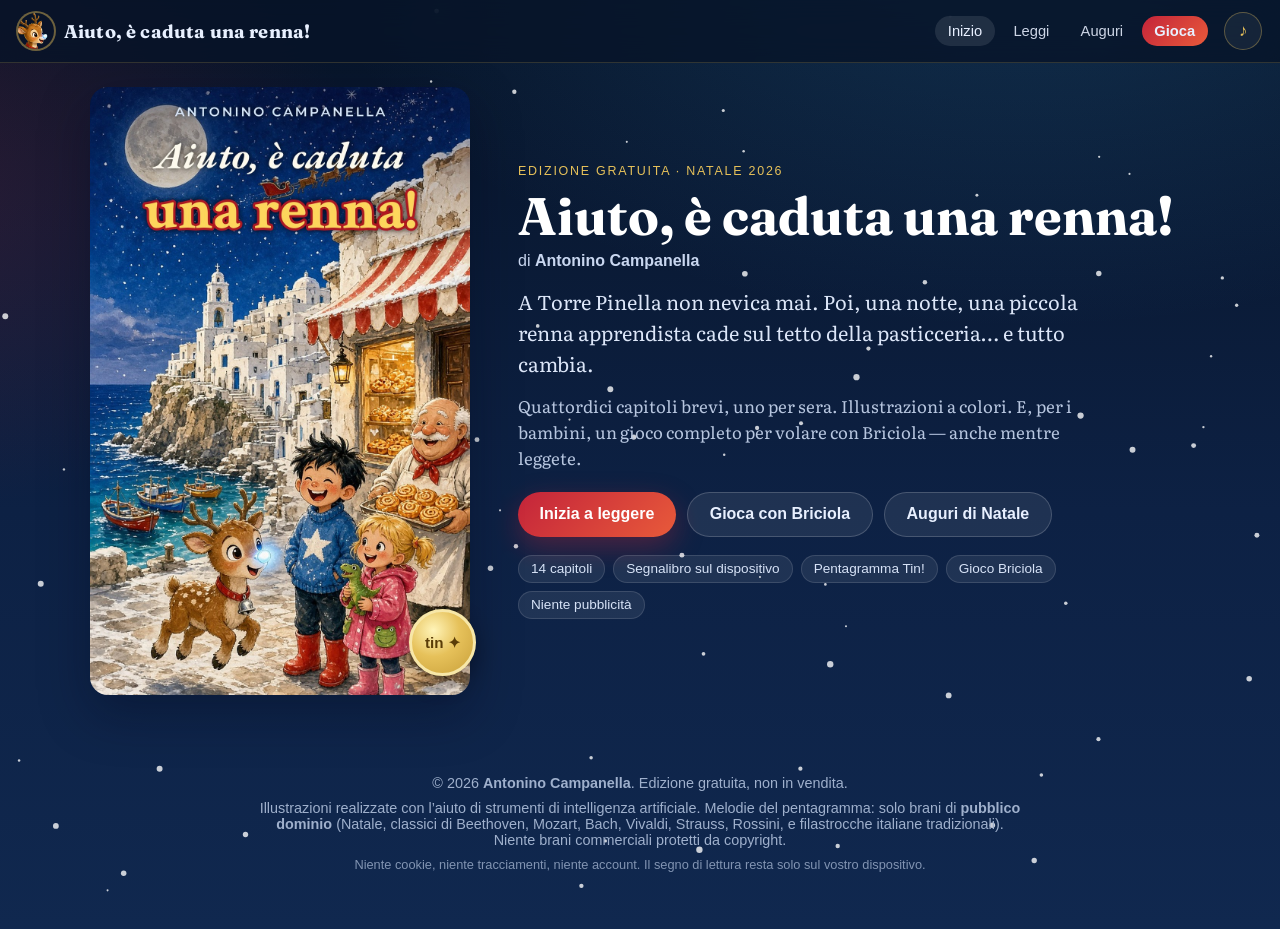
<file: index.html>
<!doctype html>
<html lang="it">
<head>
<meta charset="utf-8">
<meta name="viewport" content="width=device-width,initial-scale=1,viewport-fit=cover">
<title>Aiuto, è caduta una renna! · Antonino Campanella</title>
<meta name="description" content="Un racconto di Natale gratuito e illustrato di Antonino Campanella, con il gioco interattivo «Briciola vola!». Leggi i 14 capitoli, apri gli auguri e vola con Briciola.">
<meta name="author" content="Antonino Campanella">
<meta name="theme-color" content="#071428">
<meta name="robots" content="index,follow">
<meta name="referrer" content="no-referrer">
<meta property="og:title" content="Aiuto, è caduta una renna! · Antonino Campanella">
<meta property="og:description" content="Libro di Natale gratuito + gioco interattivo. Un capitolo per sera, e poi si vola con Briciola.">
<meta property="og:type" content="website">
<meta property="og:url" content="https://anto86nino-svg.github.io/aiuto-e-caduta-una-renna/">
<meta property="og:image" content="https://anto86nino-svg.github.io/aiuto-e-caduta-una-renna/assets/copertina.jpg">
<meta property="og:image:alt" content="Copertina del libro Aiuto, è caduta una renna!">
<meta name="twitter:card" content="summary_large_image">
<link rel="icon" href="assets/icona.png">
<link rel="preconnect" href="https://fonts.googleapis.com">
<link rel="preconnect" href="https://fonts.gstatic.com" crossorigin>
<link href="https://fonts.googleapis.com/css2?family=Fraunces:opsz,wght@9..144,500;9..144,700;9..144,800&family=Literata:opsz,wght@7..72,400;7..72,500;7..72,600;7..72,700&display=swap" rel="stylesheet">
<link rel="stylesheet" href="site.css?v=1794557240">
</head>
<body>
<canvas id="neve" aria-hidden="true"></canvas>

<a class="skip" href="#main">Vai al contenuto</a>

<header class="top">
  <a class="brand" href="#home" data-nav="home">
    <img src="assets/icona.png" alt="" width="36" height="36">
    <span>Aiuto, è caduta una renna!</span>
  </a>
  <nav class="nav" aria-label="Principale">
    <a href="#home" data-nav="home">Inizio</a>
    <a href="#leggi" data-nav="leggi">Leggi</a>
    <a href="#auguri" data-nav="auguri">Auguri</a>
    <a href="#gioca" data-nav="gioca" class="nav-play">Gioca</a>
  </nav>
  <button type="button" id="btn-suono" class="icon-btn" aria-pressed="false" title="Attiva i suoni di festa">♪</button>
</header>

<main id="main">

  <!-- HOME -->
  <section id="view-home" class="view view-home" hidden>
    <div class="hero">
      <div class="hero-art">
        <img src="assets/copertina.jpg" alt="Copertina del libro Aiuto, è caduta una renna!">
        <button type="button" class="sonaglio" id="btn-tin" aria-label="Apri il pentagramma di Natale">tin ✦</button>
      </div>
      <div class="hero-copy">
        <p class="eyebrow">Edizione gratuita · Natale 2026</p>
        <h1>Aiuto, è caduta una renna!</h1>
        <p class="by">di <strong>Antonino Campanella</strong></p>
        <p class="lede">A Torre Pinella non nevica mai. Poi, una notte, una piccola renna apprendista cade sul tetto della pasticceria… e tutto cambia.</p>
        <p class="lede soft">Quattordici capitoli brevi, uno per sera. Illustrazioni a colori. E, per i bambini, un gioco completo per volare con Briciola — anche mentre leggete.</p>
        <div class="cta">
          <a class="btn btn-primary" href="#leggi" data-nav="leggi">Inizia a leggere</a>
          <a class="btn btn-ghost" href="#gioca" data-nav="gioca">Gioca con Briciola</a>
          <a class="btn btn-ghost" href="#auguri" data-nav="auguri">Auguri di Natale</a>
        </div>
        <ul class="chips" aria-label="Cosa trovi qui">
          <li>14 capitoli</li>
          <li>Segnalibro sul dispositivo</li>
          <li>Pentagramma Tin!</li>
          <li>Gioco Briciola</li>
          <li>Niente pubblicità</li>
        </ul>
      </div>
    </div>
  </section>

  <!-- LEGGI -->
  <section id="view-leggi" class="view view-leggi" hidden>
    <aside class="toc" aria-label="Indice">
      <div class="toc-head">
        <h2>Indice</h2>
        <p class="progress-label">Lettura: <span id="progress-pct">0%</span></p>
        <div class="progress" aria-hidden="true"><i id="progress-bar"></i></div>
      </div>
      <ol id="toc-list"></ol>
      <div class="toc-foot">
        <button type="button" class="btn btn-bookmark btn-block" id="btn-vai-segnalibro" hidden>🔖 Vai al segnalibro</button>
        <p class="toc-hint">Doppio clic su un paragrafo per il segnalibro. Un capitolo alla volta · il segno resta sul vostro dispositivo.</p>
        <a class="btn btn-ghost btn-block" href="#auguri" data-nav="auguri">Un augurio di Natale</a>
        <a class="btn btn-primary btn-block" href="#gioca" data-nav="gioca">Apri il gioco completo</a>
      </div>
    </aside>

    <article class="reader" id="reader" tabindex="-1">
      <div id="reader-body" class="reader-body">
        <p class="loading">Sto aprendo il libro…</p>
      </div>
    </article>
  </section>

  <!-- AUGURI -->
  <section id="view-auguri" class="view view-auguri" hidden>
    <div class="auguri-card">
      <p class="eyebrow">Dall’autore · per voi</p>
      <h1>Un augurio di Natale</h1>
      <div id="auguri-body" class="auguri-body"></div>
      <div class="cta">
        <a class="btn btn-primary" href="#gioca" data-nav="gioca">Ora voliamo con Briciola</a>
        <a class="btn btn-ghost" href="#leggi" data-nav="leggi">Torna al libro</a>
      </div>
      <button type="button" class="sonaglio big" id="btn-tin-auguri" aria-label="Suona il sonaglio">tin ✦</button>
    </div>
  </section>

  <!-- GIOCA -->
  <section id="view-gioca" class="view view-gioca" hidden>
    <div class="gioca-shell">
      <div class="gioca-bar">
        <div>
          <h1>Briciola vola!</h1>
          <p>Il gioco completo del libro · 14 livelli, uno per capitolo</p>
        </div>
        <div class="gioca-actions">
          <a class="btn btn-ghost" href="#leggi" data-nav="leggi">Torna a leggere</a>
          <button type="button" class="btn btn-secondary" id="btn-fullscreen">Schermo intero</button>
        </div>
      </div>
      <iframe
        id="game-frame"
        title="Briciola vola! — gioco interattivo"
        src="about:blank"
        allow="autoplay"
        loading="lazy"></iframe>
      <p class="gioca-hint">Tocca lo schermo o premi spazio: Briciola fa «hic!» e vola. Funziona su telefono, tablet e computer.</p>
    </div>
  </section>

</main>

<footer class="foot">
  <p>© 2026 <strong>Antonino Campanella</strong>. Edizione gratuita, non in vendita.</p>
  <p>Illustrazioni realizzate con l’aiuto di strumenti di intelligenza artificiale. Melodie del pentagramma: solo brani di <strong>pubblico dominio</strong> (Natale, classici di Beethoven, Mozart, Bach, Vivaldi, Strauss, Rossini, e filastrocche italiane tradizionali). Niente brani commerciali protetti da copyright.</p>
  <p class="tiny">Niente cookie, niente tracciamenti, niente account. Il segno di lettura resta solo sul vostro dispositivo.</p>
</footer>

<div id="tin-overlay" class="tin-overlay" hidden>
  <div class="tin-panel" role="dialog" aria-modal="true" aria-labelledby="tin-title">
    <div class="tin-head">
      <div>
        <p class="eyebrow">Sonaglio magico</p>
        <h2 id="tin-title">Tin! · Orchestra del sonaglio</h2>
      </div>
      <div class="tin-actions">
        <button type="button" class="btn btn-secondary btn-sm" id="tin-next">Altra melodia</button>
        <button type="button" class="icon-btn" id="tin-close" aria-label="Chiudi">✕</button>
      </div>
    </div>
    <div id="tin-stage" class="tin-stage">
      <canvas id="tin-canvas" width="900" height="520" aria-label="Pentagramma orchestrale: segui la melodia sulla linea d'oro"></canvas>
    </div>
    <p class="tin-help">Clicca (o Spazio) sulla <strong>linea d’oro</strong> quando passa la nota. Briciola sta a destra e reagisce solo se clicchi fuori allineamento. Repertorio di pubblico dominio.</p>
  </div>
</div>

<script src="site.js?v=1794557240" defer></script>
<script src="tin-game.js?v=1794518477" defer></script>
</body>
</html>
</file>
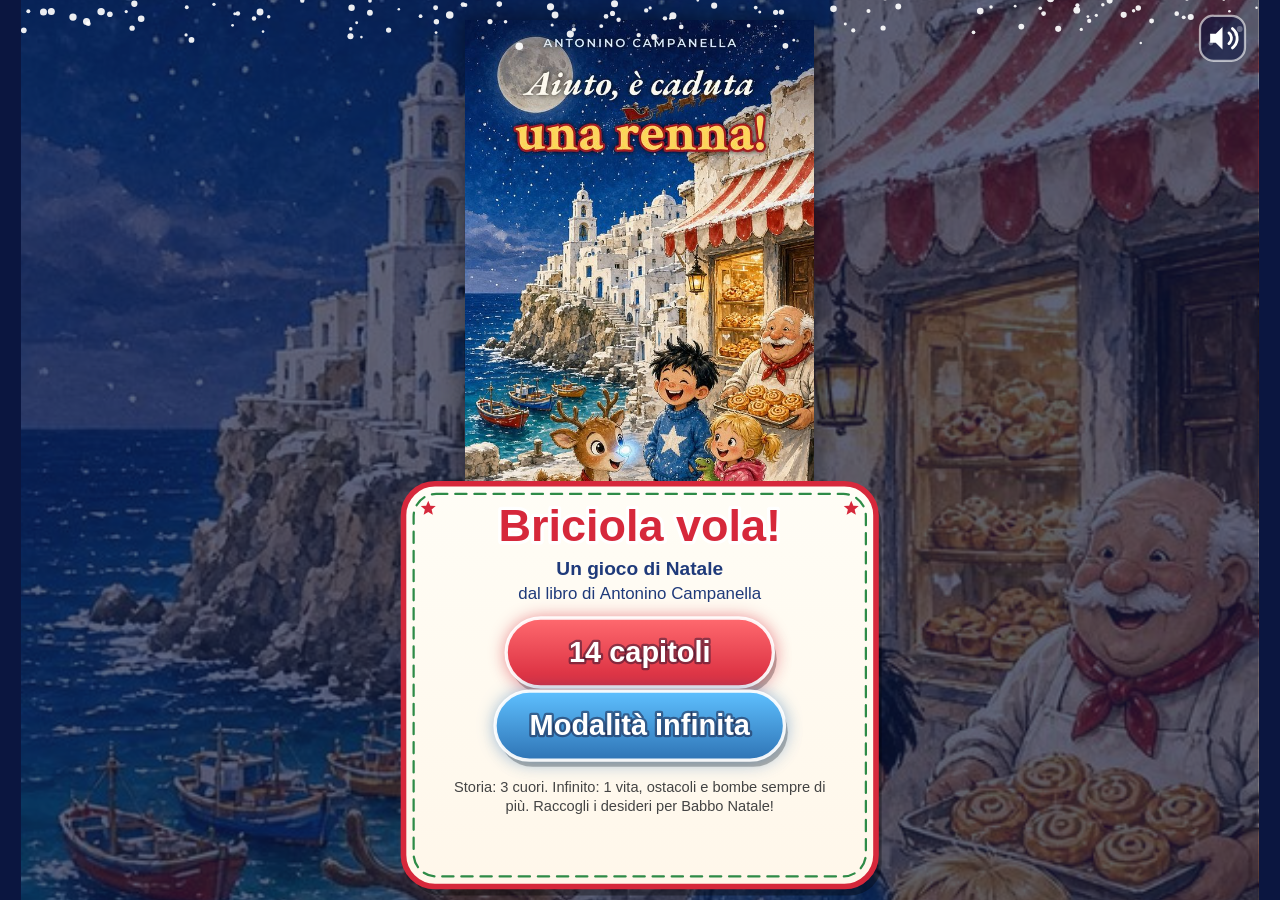
<file: gioca/index.html>
<!doctype html>
<html lang="it">
<head>
<meta charset="utf-8">
<meta name="viewport" content="width=device-width,initial-scale=1,maximum-scale=1,user-scalable=no,viewport-fit=cover">
<title>Briciola vola! · Un gioco di Natale dal libro «Aiuto, è caduta una renna!» di Antonino Campanella</title>
<meta name="description" content="Un mini gioco di Natale gratuito per bambini, dal libro «Aiuto, è caduta una renna!» di Antonino Campanella. Senza pubblicità, senza raccolta di dati.">
<meta name="robots" content="index,follow">
<meta name="theme-color" content="#0b1640">
<meta http-equiv="Content-Security-Policy" content="default-src 'self'; img-src 'self' data:; style-src 'self' 'unsafe-inline'; script-src 'self'; connect-src 'none'; frame-src 'none'; frame-ancestors 'self'; object-src 'none'; base-uri 'self'; form-action 'none'">
<meta name="referrer" content="no-referrer">
<link rel="icon" href="assets/icona.png">
<style>
html,body{margin:0;padding:0;height:100%;background:#0b1640;overflow:hidden;touch-action:none;-webkit-user-select:none;user-select:none;-webkit-tap-highlight-color:transparent}
body{display:flex;align-items:center;justify-content:center}
canvas{display:block;outline:none}
noscript{color:#fff;font:18px sans-serif;padding:2em;text-align:center}
</style>
</head>
<body>
<canvas id="c" tabindex="0" aria-label="Gioco Briciola vola! Tocca lo schermo o premi spazio per far volare Briciola."></canvas>
<noscript>Per giocare a «Briciola vola!» serve JavaScript attivo nel browser.</noscript>
<script src="gioco.js?v=progress-end-1"></script>
</body>
</html>
</file>
<file: site.css>
:root {
  --night: #071428;
  --night-2: #0d2144;
  --ink: #1a2438;
  --paper: #fff8ee;
  --paper-2: #f3e6d2;
  --gold: #e6c15a;
  --gold-deep: #c9a03a;
  --berry: #c4243a;
  --sea: #2f7fb8;
  --mint: #2f8f6a;
  --foam: #e8f0ff;
  --muted: #5c6b82;
  --shadow: 0 18px 50px rgba(3, 10, 28, 0.35);
  --radius: 22px;
  --font-display: "Fraunces", "Palatino Linotype", Palatino, Georgia, serif;
  --font-body: "Literata", "Iowan Old Style", Palatino, Georgia, serif;
  --font-ui: "Avenir Next", "Segoe UI", "Helvetica Neue", sans-serif;
  --read-ink: #1c2436;
  --read-muted: #5a6478;
  --read-accent: #9a3a2e;
}

*, *::before, *::after { box-sizing: border-box; }
html { scroll-behavior: smooth; }
html, body {
  margin: 0;
  min-height: 100%;
  background:
    radial-gradient(1200px 700px at 80% -10%, rgba(47, 127, 184, 0.28), transparent 60%),
    radial-gradient(900px 600px at -10% 20%, rgba(196, 36, 58, 0.18), transparent 55%),
    linear-gradient(180deg, var(--night) 0%, var(--night-2) 55%, #10284f 100%);
  color: var(--foam);
  font-family: var(--font-ui);
}
body { overflow-x: hidden; }

#neve {
  position: fixed;
  inset: 0;
  width: 100%;
  height: 100%;
  pointer-events: none;
  z-index: 0;
}

.skip {
  position: absolute;
  left: -999px;
  top: 0;
  background: #fff;
  color: #000;
  padding: .6rem 1rem;
  z-index: 100;
}
.skip:focus { left: 1rem; top: 1rem; }

.top {
  position: sticky;
  top: 0;
  z-index: 30;
  display: flex;
  align-items: center;
  gap: 1rem;
  padding: .75rem 1.1rem;
  backdrop-filter: blur(14px);
  background: rgba(7, 20, 40, 0.78);
  border-bottom: 1px solid rgba(230, 193, 90, 0.18);
}
body.on-leggi .top {
  padding: .42rem .9rem;
}
body.on-leggi .brand span { font-size: .92rem; }
body.on-leggi .nav a { padding: .35rem .55rem; font-size: .88rem; }
.brand {
  display: flex;
  align-items: center;
  gap: .65rem;
  color: var(--foam);
  text-decoration: none;
  font-weight: 700;
  letter-spacing: .01em;
  min-width: 0;
}
.brand img { border-radius: 50%; box-shadow: 0 0 0 2px rgba(230,193,90,.45); }
.brand span {
  white-space: nowrap;
  overflow: hidden;
  text-overflow: ellipsis;
  font-family: var(--font-display);
  font-size: clamp(.95rem, 2.5vw, 1.15rem);
}
.nav {
  display: flex;
  gap: .35rem;
  margin-left: auto;
  flex-wrap: wrap;
  justify-content: flex-end;
}
.nav a {
  color: var(--foam);
  text-decoration: none;
  padding: .45rem .8rem;
  border-radius: 999px;
  font-size: .92rem;
  opacity: .88;
}
.nav a:hover, .nav a[aria-current="page"] {
  background: rgba(255,255,255,.1);
  opacity: 1;
}
.nav-play {
  background: linear-gradient(135deg, var(--berry), #e85a3a);
  opacity: 1 !important;
  font-weight: 700;
}
.icon-btn {
  border: 1px solid rgba(230,193,90,.35);
  background: rgba(255,255,255,.06);
  color: var(--gold);
  width: 2.4rem;
  height: 2.4rem;
  border-radius: 999px;
  cursor: pointer;
  font-size: 1.05rem;
}
.icon-btn[aria-pressed="true"] { background: rgba(230,193,90,.2); }

main { position: relative; z-index: 1; min-height: 70vh; }
.view { animation: rise .45s ease; }
/* Critico: le regole display:* sotto non devono battere l’attributo HTML hidden */
.view[hidden] { display: none !important; }
@keyframes rise {
  from { opacity: 0; transform: translateY(10px); }
  to { opacity: 1; transform: none; }
}

.btn {
  display: inline-flex;
  align-items: center;
  justify-content: center;
  gap: .4rem;
  border: 0;
  border-radius: 999px;
  padding: .85rem 1.35rem;
  font: 700 1rem/1 var(--font-ui);
  text-decoration: none;
  cursor: pointer;
  transition: transform .15s ease, box-shadow .15s ease;
}
.btn:hover { transform: translateY(-1px); }
.btn-primary {
  background: linear-gradient(135deg, var(--berry), #e85a3a);
  color: #fff;
  box-shadow: 0 10px 28px rgba(196, 36, 58, .35);
}
.btn-secondary {
  background: linear-gradient(135deg, var(--gold), #f0d98a);
  color: #2a1c05;
  box-shadow: 0 10px 28px rgba(230, 193, 90, .25);
}
.btn-ghost {
  background: rgba(255,255,255,.08);
  color: var(--foam);
  border: 1px solid rgba(255,255,255,.18);
}
.btn-block { width: 100%; }
.btn-sm { padding: .65rem 1rem; font-size: .92rem; }

/* HOME */
.view-home { padding: 1.5rem clamp(1rem, 3vw, 2.5rem) 3rem; }
.hero {
  display: grid;
  grid-template-columns: minmax(220px, 380px) 1fr;
  gap: clamp(1.2rem, 4vw, 3rem);
  align-items: center;
  max-width: 1100px;
  margin: 0 auto;
}
.hero-art {
  position: relative;
  justify-self: center;
}
.hero-art img {
  width: min(100%, 380px);
  border-radius: 18px;
  box-shadow: var(--shadow);
  display: block;
}
.sonaglio {
  position: absolute;
  right: -0.4rem;
  bottom: 1.2rem;
  width: 4.2rem;
  height: 4.2rem;
  border-radius: 50%;
  border: 3px solid #f7e7a8;
  background: radial-gradient(circle at 35% 30%, #fff4b8, var(--gold) 45%, var(--gold-deep));
  color: #5a3d08;
  font: 800 .95rem/1 var(--font-ui);
  cursor: pointer;
  box-shadow: 0 8px 20px rgba(0,0,0,.35);
  animation: pulse 2.4s ease-in-out infinite;
}
.sonaglio.big {
  position: static;
  width: auto;
  height: auto;
  padding: .9rem 1.4rem;
  border-radius: 999px;
  margin-top: 1.2rem;
  animation: none;
}
.sonaglio.ring { animation: ring .55s ease; }
@keyframes pulse {
  0%, 100% { transform: scale(1); }
  50% { transform: scale(1.06); }
}
@keyframes ring {
  0% { transform: rotate(0); }
  25% { transform: rotate(-18deg) scale(1.08); }
  50% { transform: rotate(16deg) scale(1.08); }
  75% { transform: rotate(-10deg); }
  100% { transform: rotate(0); }
}
.eyebrow {
  text-transform: uppercase;
  letter-spacing: .14em;
  font-size: .78rem;
  color: var(--gold);
  margin: 0 0 .6rem;
}
.hero-copy h1, .auguri-card h1 {
  font-family: var(--font-display);
  font-size: clamp(2rem, 5vw, 3.3rem);
  line-height: 1.08;
  margin: 0 0 .5rem;
  color: #fff;
  text-wrap: balance;
}
.by { margin: 0 0 1rem; color: #c9d7f0; }
.lede {
  font-family: var(--font-body);
  font-size: clamp(1.05rem, 2.2vw, 1.25rem);
  line-height: 1.55;
  color: #dce6f8;
  margin: 0 0 .85rem;
  max-width: 38rem;
}
.lede.soft { color: #b7c6df; font-size: 1.05rem; }
.cta { display: flex; flex-wrap: wrap; gap: .7rem; margin: 1.3rem 0 1.1rem; }
.chips {
  display: flex;
  flex-wrap: wrap;
  gap: .5rem;
  list-style: none;
  padding: 0;
  margin: 0;
}
.chips li {
  padding: .35rem .75rem;
  border-radius: 999px;
  background: rgba(255,255,255,.08);
  border: 1px solid rgba(255,255,255,.12);
  font-size: .85rem;
  color: #d7e3f7;
}

/* LEGGI */
.view-leggi:not([hidden]) {
  display: grid;
  grid-template-columns: minmax(220px, 280px) minmax(0, 1fr);
  gap: 0;
  min-height: calc(100vh - 4rem);
}
.toc {
  position: sticky;
  top: 3.6rem;
  align-self: start;
  height: calc(100vh - 3.6rem);
  overflow: auto;
  padding: 1rem .9rem 1.4rem;
  background: rgba(5, 14, 30, 0.55);
  border-right: 1px solid rgba(255,255,255,.08);
}
.toc-head h2 {
  margin: 0 0 .4rem;
  font-family: var(--font-display);
  font-size: 1.25rem;
}
.progress-label { margin: 0 0 .35rem; color: #b7c6df; font-size: .85rem; }
.progress {
  height: 6px;
  border-radius: 999px;
  background: rgba(255,255,255,.1);
  overflow: hidden;
  margin-bottom: 1rem;
}
.progress i {
  display: block;
  height: 100%;
  width: 0;
  background: linear-gradient(90deg, var(--gold), #fff1b0);
}
#toc-list {
  list-style: none;
  margin: 0 0 1rem;
  padding: 0;
  display: grid;
  gap: .25rem;
}
#toc-list a {
  display: block;
  color: #d5e1f5;
  text-decoration: none;
  padding: .55rem .65rem;
  border-radius: 12px;
  font-size: .92rem;
  line-height: 1.25;
}
#toc-list a:hover, #toc-list a[aria-current="true"], #toc-list a.is-open {
  background: rgba(230, 193, 90, .16);
  color: #fff;
}
#toc-list a.is-open {
  box-shadow: inset 3px 0 0 var(--gold);
}
#toc-list .done::after {
  content: " ✓";
  color: var(--gold);
}
.toc-foot { display: grid; gap: .55rem; }
.toc-hint {
  margin: 0;
  font-size: .78rem;
  line-height: 1.35;
  color: #9fb0cc;
}
#toc-list a.toc-chapter {
  display: flex;
  align-items: center;
  gap: .35rem;
}
#toc-list a.toc-chapter::before {
  content: "▶";
  font-size: .7rem;
  color: var(--gold);
  opacity: .85;
}

.reader {
  position: relative;
  background:
    radial-gradient(90% 50% at 50% 0%, rgba(255, 252, 245, 0.95), transparent 70%),
    linear-gradient(180deg, #fffdf8 0%, #f6efe3 48%, #efe4d2 100%);
  color: var(--read-ink);
  min-height: calc(100vh - 3.6rem);
  box-shadow: inset 0 1px 0 rgba(255,255,255,.8);
}
.reader::before {
  content: "";
  pointer-events: none;
  position: absolute;
  inset: 0;
  opacity: .045;
  background-image:
    url("data:image/svg+xml,%3Csvg viewBox='0 0 200 200' xmlns='http://www.w3.org/2000/svg'%3E%3Cfilter id='n'%3E%3CfeTurbulence type='fractalNoise' baseFrequency='0.85' numOctaves='3' stitchTiles='stitch'/%3E%3C/filter%3E%3Crect width='100%25' height='100%25' filter='url(%23n)'/%3E%3C/svg%3E");
  mix-blend-mode: multiply;
}
.reader-body {
  position: relative;
  z-index: 1;
  max-width: 36.5rem;
  margin: 0 auto;
  padding: .55rem clamp(1.1rem, 3.2vw, 2.2rem) 5.5rem;
  font-family: var(--font-body);
  font-size: clamp(1.14rem, 2.2vw, 1.32rem);
  font-optical-sizing: auto;
  line-height: 1.82;
  letter-spacing: -0.012em;
  text-rendering: optimizeLegibility;
  -webkit-font-smoothing: antialiased;
  font-feature-settings: "kern" 1, "liga" 1, "onum" 1;
}
.visually-hidden {
  position: absolute !important;
  width: 1px; height: 1px;
  padding: 0; margin: -1px;
  overflow: hidden; clip: rect(0,0,0,0);
  white-space: nowrap; border: 0;
}
.loading { color: var(--muted); font-style: italic; }
.section-block { scroll-margin-top: 4.2rem; margin-bottom: .4rem; }
.section-block.is-alone {
  margin-bottom: 0;
  min-height: 60vh;
  animation: readIn .55s ease both;
}
@keyframes readIn {
  from { opacity: 0; transform: translateY(12px); }
  to { opacity: 1; transform: none; }
}
.chapter-crumb { display: none; }
.chapter-opener {
  display: grid;
  justify-items: center;
  gap: .55rem;
  margin: .35rem 0 1.15rem;
  text-align: center;
}
.chapter-opener-num {
  font-family: var(--font-display);
  font-weight: 800;
  font-size: clamp(2.6rem, 7vw, 3.6rem);
  line-height: .9;
  color: var(--read-accent);
  letter-spacing: -.04em;
  font-variation-settings: "SOFT" 40, "WONK" 0.4;
}
.chapter-opener-ornament {
  width: min(12rem, 55%);
  height: 1px;
  background: linear-gradient(90deg, transparent, rgba(154, 58, 46, .55), transparent);
  position: relative;
}
.chapter-opener-ornament::before,
.chapter-opener-ornament::after {
  content: "✦";
  position: absolute;
  top: 50%;
  transform: translate(-50%, -50%);
  color: var(--gold-deep);
  font-size: .7rem;
  opacity: .85;
}
.chapter-opener-ornament::before { left: 0; }
.chapter-opener-ornament::after { left: 100%; }
.chapter-opener-kicker {
  margin: 0;
  font-family: var(--font-ui);
  font-size: .72rem;
  letter-spacing: .16em;
  text-transform: uppercase;
  color: var(--read-muted);
}
.section-block h2 {
  font-family: var(--font-display);
  font-size: clamp(1.7rem, 3.8vw, 2.35rem);
  font-weight: 700;
  line-height: 1.12;
  margin: .1rem 0 1rem;
  color: #152238;
  letter-spacing: -0.02em;
  text-wrap: balance;
}
.section-block.kind-chapter h2 {
  text-align: center;
  margin: 0 0 1.25rem;
  max-width: 18ch;
  justify-self: center;
  margin-left: auto;
  margin-right: auto;
}
.section-block.kind-titlepage h2 { font-size: clamp(2.1rem, 5vw, 3rem); text-align: center; }
.section-block.kind-titlepage .blocks { text-align: center; }
.illust {
  margin: 0 0 1.55rem;
  border-radius: 4px 4px 18px 18px;
  overflow: hidden;
  box-shadow:
    0 1px 0 rgba(255,255,255,.7) inset,
    0 18px 40px rgba(28, 18, 8, .16);
  background: #d8d0c4;
  position: relative;
}
.illust::after {
  content: "";
  position: absolute;
  inset: 0;
  box-shadow: inset 0 0 0 1px rgba(80, 50, 20, .12);
  pointer-events: none;
}
.illust img { width: 100%; display: block; vertical-align: middle; }
.blocks {
  position: relative;
  padding-left: 1.55rem;
}
.blocks p {
  position: relative;
  margin: 0 0 1.15rem;
  hyphens: auto;
  -webkit-hyphens: auto;
}
.blocks p:last-child { margin-bottom: 0; }
.blocks p.is-lead {
  font-size: 1.06em;
  line-height: 1.7;
  color: #18233a;
}
.blocks p.is-lead::first-letter {
  float: left;
  font-family: var(--font-display);
  font-weight: 800;
  font-size: 3.35em;
  line-height: .78;
  padding: .08em .12em 0 0;
  color: var(--read-accent);
  font-variation-settings: "SOFT" 30, "WONK" 0.6;
}
.blocks p.is-quote,
.blocks p > em:only-child {
  display: block;
  margin: 1.35rem 0 1.45rem;
  padding: .85rem 1rem .85rem 1.15rem;
  border-left: 3px solid rgba(154, 58, 46, .45);
  background: linear-gradient(90deg, rgba(154, 58, 46, .07), transparent 70%);
  font-style: italic;
  color: #2a3348;
  border-radius: 0 12px 12px 0;
}
.blocks p strong {
  font-weight: 700;
  color: #121a2b;
}
.chapter-foot {
  margin-top: 2.4rem;
  padding-top: 1.4rem;
  border-top: 1px solid rgba(30, 40, 60, .1);
  display: grid;
  justify-items: center;
  gap: .65rem;
}
.chapter-foot::before {
  content: "· · ·";
  letter-spacing: .45em;
  color: rgba(154, 58, 46, .45);
  font-size: .85rem;
}
.chapter-foot .btn {
  min-width: min(100%, 18rem);
  box-shadow: 0 10px 28px rgba(20, 30, 60, .18);
}
.chapter-end {
  margin-top: 1.6rem;
  padding: 1.1rem;
  border-radius: 18px;
  background: linear-gradient(135deg, #17345f, #0f2748);
  color: #eef4ff;
  display: grid;
  gap: .85rem;
  box-shadow: var(--shadow);
}
.chapter-end p { margin: 0; font-family: var(--font-ui); font-size: .98rem; }
.chapter-end .row { display: flex; flex-wrap: wrap; gap: .55rem; }
.kind-augurio, .kind-gioca {
  padding: 1.2rem;
  border-radius: 18px;
  background: rgba(255,255,255,.55);
  border: 1px solid rgba(201, 160, 58, .35);
}

/* AUGURI */
.view-auguri:not([hidden]) {
  padding: 2rem 1rem 3.5rem;
  display: grid;
  place-items: center;
}
.auguri-card {
  width: min(720px, 100%);
  background: linear-gradient(180deg, #fff9f0, #f4e4c8);
  color: var(--ink);
  border-radius: 28px;
  padding: clamp(1.4rem, 4vw, 2.4rem);
  box-shadow: var(--shadow);
  text-align: center;
}
.auguri-card .eyebrow { color: var(--berry); }
.auguri-card h1 { color: #1d2a45; }
.auguri-body {
  font-family: var(--font-body);
  font-size: 1.12rem;
  line-height: 1.7;
  text-align: left;
  margin: 1.2rem 0 1.4rem;
}
.auguri-body p { margin: 0 0 1rem; }
.auguri-body p:last-child { margin-bottom: 0; }

/* GIOCA */
.view-gioca { padding: 1rem clamp(.6rem, 2vw, 1.5rem) 2rem; }
.gioca-shell {
  max-width: 980px;
  margin: 0 auto;
  background: rgba(5, 12, 28, .55);
  border: 1px solid rgba(255,255,255,.1);
  border-radius: 24px;
  overflow: hidden;
  box-shadow: var(--shadow);
}
.gioca-bar {
  display: flex;
  justify-content: space-between;
  gap: 1rem;
  flex-wrap: wrap;
  align-items: center;
  padding: 1rem 1.1rem;
}
.gioca-bar h1 {
  margin: 0;
  font-family: var(--font-display);
  font-size: 1.5rem;
}
.gioca-bar p { margin: .25rem 0 0; color: #b7c6df; font-size: .92rem; }
.gioca-actions { display: flex; gap: .5rem; flex-wrap: wrap; }
#game-frame {
  display: block;
  width: 100%;
  height: min(82vh, 900px);
  border: 0;
  background: #0b1640;
}
.gioca-hint {
  margin: 0;
  padding: .8rem 1.1rem 1.1rem;
  color: #b7c6df;
  font-size: .92rem;
}

.top { z-index: 32; }

/* Toast segnalibro */
.bookmark-toast {
  position: fixed;
  left: 50%;
  bottom: 1.4rem;
  transform: translateX(-50%) translateY(120%);
  z-index: 90;
  padding: .65rem 1.15rem;
  border-radius: 999px;
  background: linear-gradient(135deg, #1a2a48, #0f1a30);
  color: #fff6df;
  font-family: var(--font-ui);
  font-size: .88rem;
  font-weight: 600;
  letter-spacing: .01em;
  box-shadow: 0 14px 36px rgba(8, 18, 40, .35);
  border: 1px solid rgba(230, 193, 90, .35);
  opacity: 0;
  pointer-events: none;
  transition: transform .35s ease, opacity .35s ease;
}
.bookmark-toast.is-visible {
  opacity: 1;
  transform: translateX(-50%) translateY(0);
}

/* Barra capitolo — compatta, premium, poco spazio */
.chapter-toolbar {
  position: sticky;
  top: 0;
  z-index: 6;
  margin: 0 0 .7rem;
  padding: .28rem .4rem;
  border-radius: 14px;
  background: linear-gradient(135deg, rgba(18,36,68,.96), rgba(12,24,48,.94));
  color: #eef4ff;
  box-shadow: 0 10px 28px rgba(8,18,40,.18);
  border: 1px solid rgba(230,193,90,.22);
  display: flex;
  flex-wrap: wrap;
  gap: .28rem .45rem;
  align-items: center;
  justify-content: space-between;
  backdrop-filter: blur(10px);
}
.toolbar-cluster {
  display: inline-flex;
  align-items: center;
  gap: .28rem;
  min-width: 0;
}
.toolbar-actions { margin-left: auto; }
.toolbar-label {
  font-family: var(--font-ui);
  font-size: .72rem;
  letter-spacing: .04em;
  text-transform: uppercase;
  color: #d7e3f7;
  padding: 0 .15rem;
  white-space: nowrap;
}
.tool-btn {
  appearance: none;
  border: 0;
  cursor: pointer;
  text-decoration: none;
  font-family: var(--font-ui);
  font-size: .78rem;
  font-weight: 700;
  line-height: 1;
  padding: .42rem .62rem;
  border-radius: 999px;
  color: #eef4ff;
  background: rgba(255,255,255,.08);
  border: 1px solid rgba(255,255,255,.1);
  transition: transform .15s ease, background .15s ease, box-shadow .15s ease;
}
.tool-btn:hover { background: rgba(255,255,255,.14); transform: translateY(-1px); }
.tool-btn.tool-nav {
  width: 1.85rem;
  height: 1.85rem;
  padding: 0;
  display: inline-grid;
  place-items: center;
  border-radius: 50%;
  font-size: 1rem;
}
.tool-btn.tool-nav.is-disabled {
  opacity: .28;
  pointer-events: none;
}
.tool-btn.tool-play {
  background: linear-gradient(135deg, #1f6a45, #2f8f6a);
  border-color: transparent;
  color: #fff;
}
.tool-btn.tool-next {
  background: linear-gradient(135deg, #c4243a, #e04558);
  border-color: transparent;
}
.tool-btn.tool-ghost {
  background: transparent;
  border-color: rgba(255,255,255,.14);
  color: #d7e3f7;
  padding: .4rem .5rem;
}
.bookmark-dock {
  appearance: none;
  border: 0;
  cursor: grab;
  display: inline-flex;
  align-items: center;
  gap: .35rem;
  padding: .22rem .55rem .22rem .28rem;
  border-radius: 999px;
  background: linear-gradient(180deg, #fff7df, #e6c15a);
  color: #3a2708;
  font-family: var(--font-ui);
  font-size: .72rem;
  font-weight: 800;
  letter-spacing: .02em;
  box-shadow: 0 6px 16px rgba(201,160,58,.28), inset 0 1px 0 rgba(255,255,255,.65);
  touch-action: none;
}
.bookmark-dock:active { cursor: grabbing; }
.bookmark-dock-ribbon {
  width: .55rem;
  height: 1.15rem;
  border-radius: 2px 2px 3px 3px;
  background: linear-gradient(180deg, #d6283b, #9b1424);
  box-shadow: inset -1px 0 0 rgba(255,255,255,.25);
  position: relative;
}
.bookmark-dock-ribbon::after {
  content: '';
  position: absolute;
  left: 0; right: 0; bottom: -5px;
  height: 6px;
  background: linear-gradient(135deg, #9b1424 50%, transparent 50%),
              linear-gradient(225deg, #9b1424 50%, transparent 50%);
  background-size: 50% 100%;
  background-position: left, right;
  background-repeat: no-repeat;
}
.bookmark-dock-hint {
  flex-basis: 100%;
  margin: 0;
  padding: 0 .2rem .05rem;
  font-size: .65rem;
  color: #9fb0cc;
  letter-spacing: .01em;
}
body.is-dragging-bookmark .bookmark-dock-hint,
body.is-placing-bookmark .bookmark-dock-hint {
  color: #ffe08a;
}
.btn-bookmark {
  background: linear-gradient(135deg, #c9a03a, #e6c15a);
  color: #1d2a45;
  font-weight: 700;
}
.btn-bookmark.is-set {
  box-shadow: 0 0 0 2px #fff3 inset;
}
.bookmark-banner { display: none; }
#toc-list a.has-bookmark::after {
  content: " 🔖";
}

/* Nastro nel margine sinistro: non copre mai le parole */
.blocks p.is-bookmarked {
  scroll-margin-top: 5.5rem;
}
.blocks p.is-bookmarked::after {
  /* leggero richiamo a destra del nastro, senza testo sopra le parole */
  content: '';
  position: absolute;
  left: -1.55rem;
  top: 0.15rem;
  bottom: 0.15rem;
  width: 3px;
  border-radius: 3px;
  background: linear-gradient(180deg, rgba(224,69,88,.35), rgba(201,160,58,.2));
  pointer-events: none;
}
.bookmark-ribbon {
  position: absolute;
  left: -1.45rem;
  top: 0.05rem;
  width: 0.85rem;
  height: 2.35rem;
  padding: 0;
  border: 0;
  cursor: grab;
  background: linear-gradient(180deg, #e04558, #9b1424);
  border-radius: 3px 3px 2px 2px;
  box-shadow: 2px 6px 14px rgba(120,20,30,.22);
  z-index: 2;
  touch-action: none;
}
.bookmark-ribbon::after {
  content: '';
  position: absolute;
  left: 0; right: 0; bottom: -7px;
  height: 8px;
  background: linear-gradient(135deg, #9b1424 50%, transparent 50%),
              linear-gradient(225deg, #9b1424 50%, transparent 50%);
  background-size: 50% 100%;
  background-position: left, right;
  background-repeat: no-repeat;
}
.bookmark-ribbon-tab { display: none; }
.bookmark-ribbon.is-pulse {
  animation: ribbonPulse .9s ease;
}
@keyframes ribbonPulse {
  0%, 100% { transform: translateY(0); }
  40% { transform: translateY(3px); }
  70% { transform: translateY(-2px); }
}
@media (max-width: 860px) {
  .blocks { padding-left: 1.25rem; }
  .bookmark-ribbon { left: -1.15rem; width: .75rem; }
  .blocks p.is-bookmarked::after { left: -1.25rem; }
}
.bookmark-drop-glow {
  outline: 2px solid rgba(201,160,58,.65) !important;
  background: rgba(230,193,90,.14);
  border-radius: 10px;
}
.bookmark-drag-ghost {
  position: fixed;
  left: -999px;
  top: 0;
  width: 36px;
  height: 48px;
  display: grid;
  place-items: center;
  font-size: 1.4rem;
  background: linear-gradient(180deg, #fff7df, #e6c15a);
  border-radius: 10px;
  box-shadow: 0 10px 24px rgba(0,0,0,.25);
}
body.is-dragging-bookmark .blocks p,
body.is-placing-bookmark .blocks p {
  cursor: copy;
}
body.is-dragging-bookmark,
body.is-placing-bookmark {
  user-select: none;
}

/* Tin pentagram game */
.tin-overlay {
  position: fixed;
  inset: 0;
  z-index: 80;
  background: rgba(3, 10, 24, 0.72);
  backdrop-filter: blur(10px);
  display: grid;
  place-items: center;
  padding: 1rem;
}
.tin-overlay[hidden] { display: none !important; }
.tin-panel {
  width: min(980px, 100%);
  background:
    radial-gradient(80% 50% at 50% 0%, rgba(230,193,90,.12), transparent 55%),
    linear-gradient(180deg, #142a4d, #0a1730 70%, #1a1230);
  border: 1px solid rgba(230, 193, 90, 0.32);
  border-radius: 24px;
  box-shadow: var(--shadow), 0 0 0 1px rgba(255,255,255,.04) inset;
  padding: 1rem 1rem 1.1rem;
}
.tin-head {
  display: flex;
  justify-content: space-between;
  gap: 1rem;
  align-items: flex-start;
  margin-bottom: .75rem;
}
.tin-head h2 {
  margin: 0;
  font-family: var(--font-display);
  font-size: clamp(1.3rem, 3vw, 1.8rem);
  color: #fff;
}
.tin-actions { display: flex; gap: .45rem; align-items: center; }
.tin-stage {
  border-radius: 16px;
  overflow: hidden;
  background: #0b1640;
  border: 1px solid rgba(255,255,255,.08);
}
#tin-canvas {
  display: block;
  width: 100%;
  height: auto;
  cursor: pointer;
  touch-action: manipulation;
}
.tin-help {
  margin: .75rem 0 0;
  color: #b7c6df;
  font-size: .9rem;
  line-height: 1.45;
}
body.tin-open { overflow: hidden; }

.foot {
  position: relative;
  z-index: 1;
  padding: 2rem 1.2rem 3rem;
  text-align: center;
  color: #9fb0cc;
  font-size: .9rem;
}
.foot p { margin: 0 0 .55rem; max-width: 48rem; margin-left: auto; margin-right: auto; }
.foot .tiny { font-size: .8rem; opacity: .8; }

@media (max-width: 860px) {
  .hero { grid-template-columns: 1fr; }
  .hero-art { order: -1; }
  .hero-art img { margin: 0 auto; }
  .view-leggi:not([hidden]) { grid-template-columns: 1fr; }
  .toc {
    position: relative;
    top: 0;
    height: auto;
    max-height: none;
    border-right: 0;
    border-bottom: 1px solid rgba(255,255,255,.08);
  }
  #toc-list {
    display: grid;
    grid-template-columns: 1fr 1fr;
  }
  .nav a { font-size: .82rem; padding: .4rem .55rem; }
  .top { gap: .5rem; }
}
</file>
